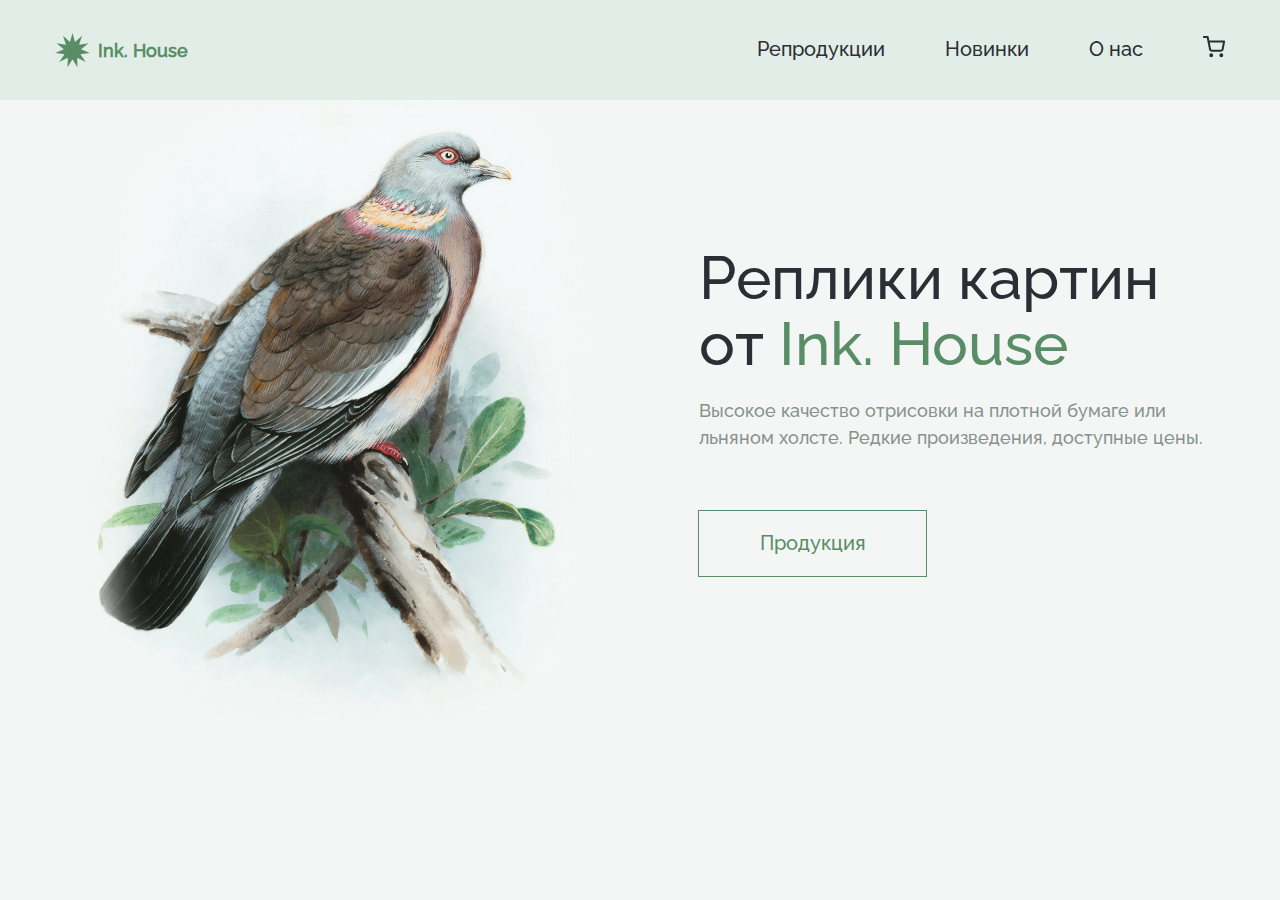
<file: index.html>
<!DOCTYPE html>
<html lang="en">
<head>
    <meta charset="UTF-8">
  <meta content="width=device-width, initial-scale=1.0" name="viewport">
  <meta content="ie=edge" http-equiv="X-UA-Compatible">
  <link href="./css/normalize.css" rel="stylesheet">
  <link href="./css/style.css" rel="stylesheet">
  <link rel="icon" type="image/svg+xml" href="assets/favicon/favicon.svg">
  <link rel="icon" type="image/png" href="assets/favicon/favicon.png">
    <title>Title</title>
</head>
<body>
<header class="header">
  <div class="container header__container">
    <div class="header__left">
    <img src="./assets/images/logo.svg" alt="Логотип House" class="header__logo">
      <p class="header__left-name">Ink. House</p>
    </div>
    <div class="header__right">
      <nav class="header__main__menu">
        <a href="#" class="header__main-menu-item text-link">Репродукции</a>
        <a href="#" class="header__main-menu-item text-link">Новинки</a>
        <a href="#" class="header__main-menu-item text-link">О нас</a>
      </nav>
      <a href="#" class="header__right-cart">
        <svg width="22" height="22" viewBox="0 0 22 22" fill="none" xmlns="http://www.w3.org/2000/svg">
          <g clip-path="url(#clip0_15390_445)">
            <path d="M8.24992 20.1667C8.75618 20.1667 9.16658 19.7563 9.16658 19.25C9.16658 18.7438 8.75618 18.3334 8.24992 18.3334C7.74366 18.3334 7.33325 18.7438 7.33325 19.25C7.33325 19.7563 7.74366 20.1667 8.24992 20.1667Z" stroke="#2C2D35" stroke-width="2" stroke-linecap="round" stroke-linejoin="round"/>
            <path d="M18.3334 20.1667C18.8397 20.1667 19.2501 19.7563 19.2501 19.25C19.2501 18.7438 18.8397 18.3334 18.3334 18.3334C17.8272 18.3334 17.4167 18.7438 17.4167 19.25C17.4167 19.7563 17.8272 20.1667 18.3334 20.1667Z" stroke="#2C2D35" stroke-width="2" stroke-linecap="round" stroke-linejoin="round"/>
            <path d="M0.916748 0.916626H4.58341L7.04008 13.1908C7.12391 13.6128 7.3535 13.9919 7.68866 14.2617C8.02383 14.5315 8.44322 14.6749 8.87341 14.6666H17.7834C18.2136 14.6749 18.633 14.5315 18.9682 14.2617C19.3033 13.9919 19.5329 13.6128 19.6167 13.1908L21.0834 5.49996H5.50008" stroke="#2C2D35" stroke-width="2" stroke-linecap="round" stroke-linejoin="round"/>
          </g>
          <defs>
            <clipPath id="clip0_15390_445">
              <rect width="22" height="22" fill="white"/>
            </clipPath>
          </defs>
        </svg>
      </a>
    </div>
  </div>
</header>
<main>
  <h1 class="visually-hidden">House</h1>
  <section class="hero">
    <div class="container hero__container">
      <div class="hero__image">
        <img src="./assets/images/hero.png" alt="Bird">
      </div>
      <div class="hero__content">
        <div class="hero__content-wrapper">
          <p class="hero__title">Реплики картин от <span>Ink. House</span></p>
          <p class="hero__text">Высокое качество отрисовки на плотной бумаге или
            льняном холсте. Редкие произведения, доступные цены.</p>
        </div>
        <button class="hero__button primary_btn button">Продукция</button>
      </div>
    </div>
  </section>
</main>
</body>
</html>
</file>
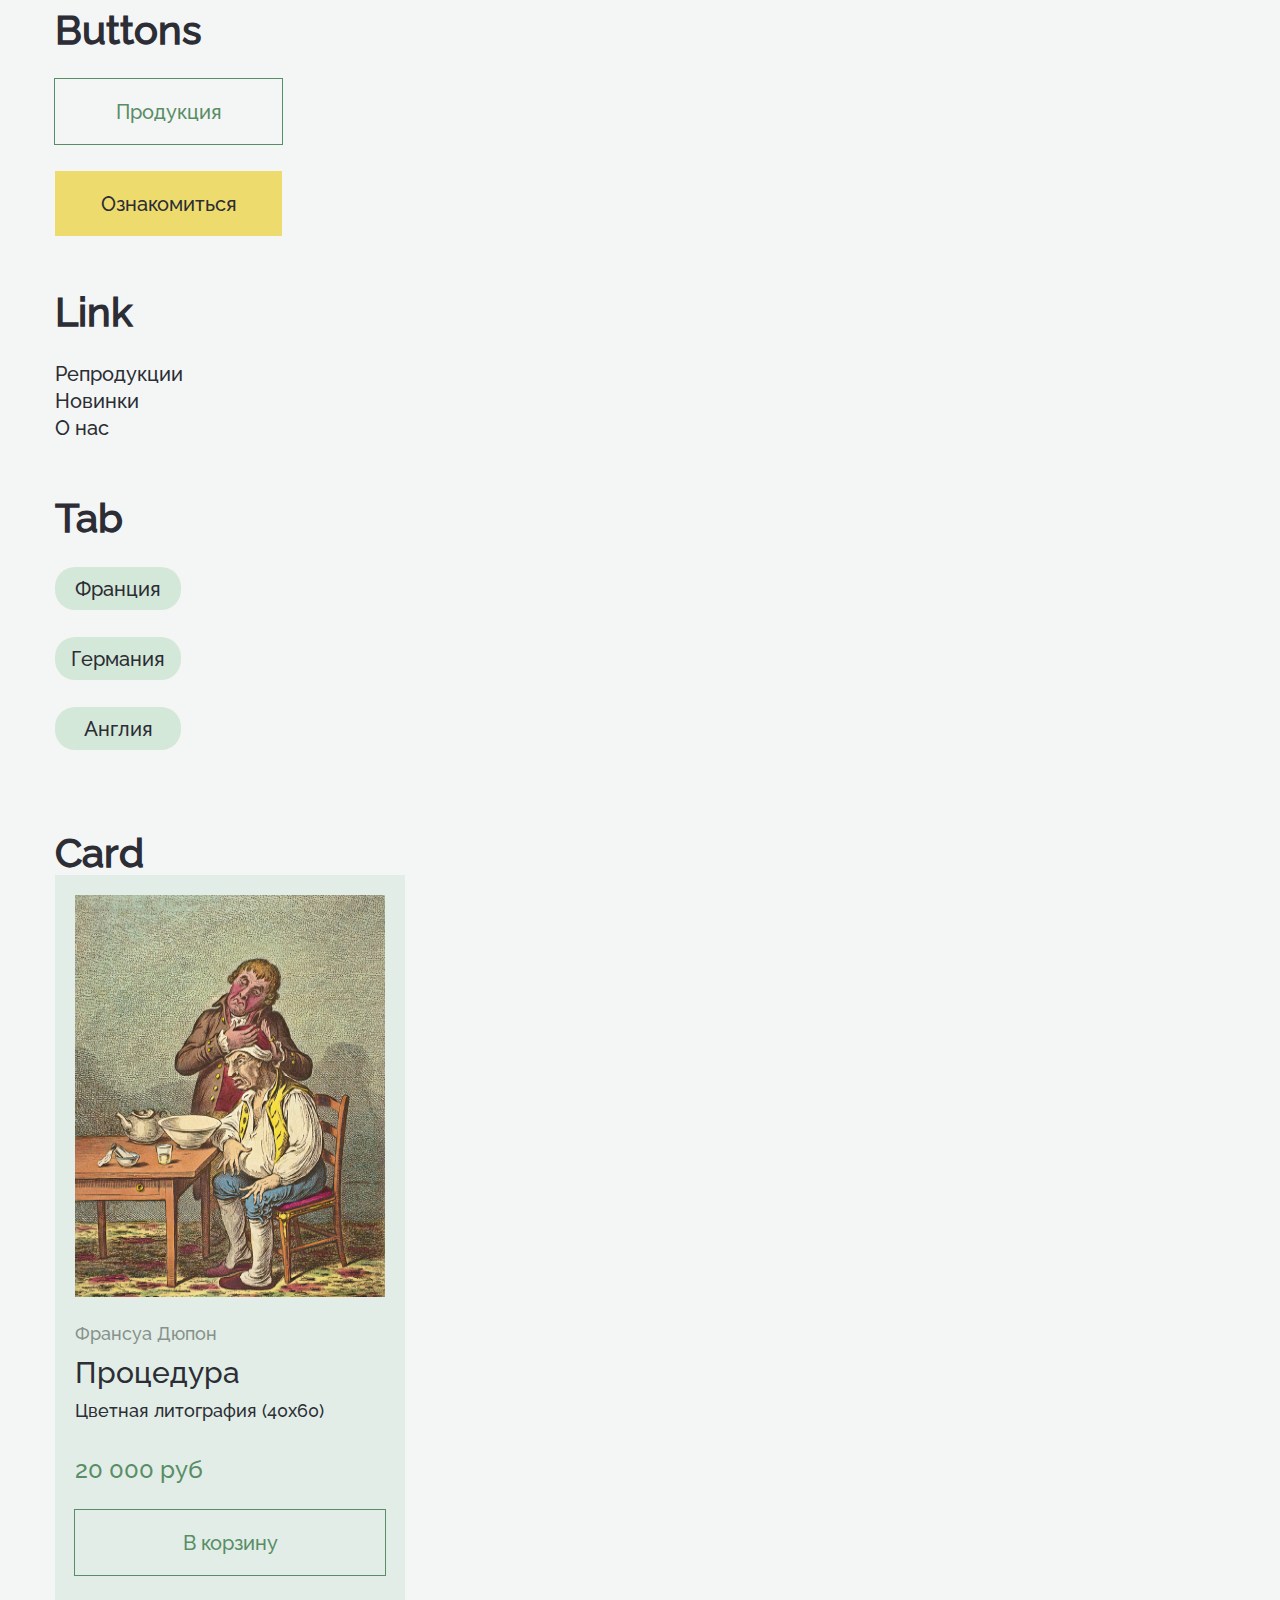
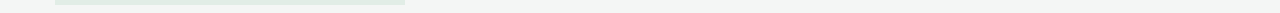
<file: ui-kit.html>
<!DOCTYPE html>
<html lang="en">
<head>
  <meta charset="UTF-8">
  <link rel="stylesheet" href="./css/style.css">
  <link rel="icon" type="image/svg+xml" href="assets/favicon/favicon.svg">
  <link rel="icon" type="image/png" href="assets/favicon/favicon.png">
  <title>ui-kit Housee</title>

</head>
<body>
<main class="container">
  <h2 class="buttons">Buttons</h2><br>
    <div class="buttons">
      <button class="primary_btn button">Продукция</button><br>
      <button class="promo_btn button">Ознакомиться</button>
    </div><br>
  <div class="text_link"><br>
    <h2 class="Link">Link</h2><br>
    <a href="#" class="text-link">Репродукции</a><br>
    <a href="#" class="text-link">Новинки</a><br>
    <a href="#" class="text-link">О нас</a><br>
  </div><br><br>

  <div class="tab">
    <h2 class="tab">Tab</h2><br>
    <button class="tab-btn">Франция</button><br>
    <button class="tab-btn">Германия</button>
    <br>
    <button class="tab-btn">Англия</button>
    <br>
  </div><br><br>

  <div class="cards">
    <h2 class="cards">Card</h2>
    <div class="card">
      <img src="./assets/images/Процедура.jpg" alt="" class="card_image">
      <p class="card_author">Франсуа Дюпон</p>
      <p class="card_title">Процедура</p>
      <p class="card_description">Цветная литография (40х60) </p>
      <p class="card_price">20 000 руб</p>
      <button class="card_btn button">В корзину</button>
    </div>
  </div>

</main>
</body>
</html>
</file>
<file: css/style.css>
@import "./fonts.css";

@import "./null-style.css";

@import "./variables.css";

@import "./typography.css";



@import "./ui-kit/button.css";
@import "./ui-kit/text-link.css";
@import "./ui-kit/tab-btn.css";
@import "./ui-kit/card.css";

@import "./components/header.css";
@import "./components/hero.css";


.container {
  width: 100%;
  max-width: 1200px;
  height: 100%;
  padding-right: 15px;
  padding-left: 15px;
  margin: 0 auto;
}

.visually-hidden {
  position: absolute;
  z-index: -10001;
  transform: scale(0);
}

body {
  background-color: var(--background-color);
}
</file>
